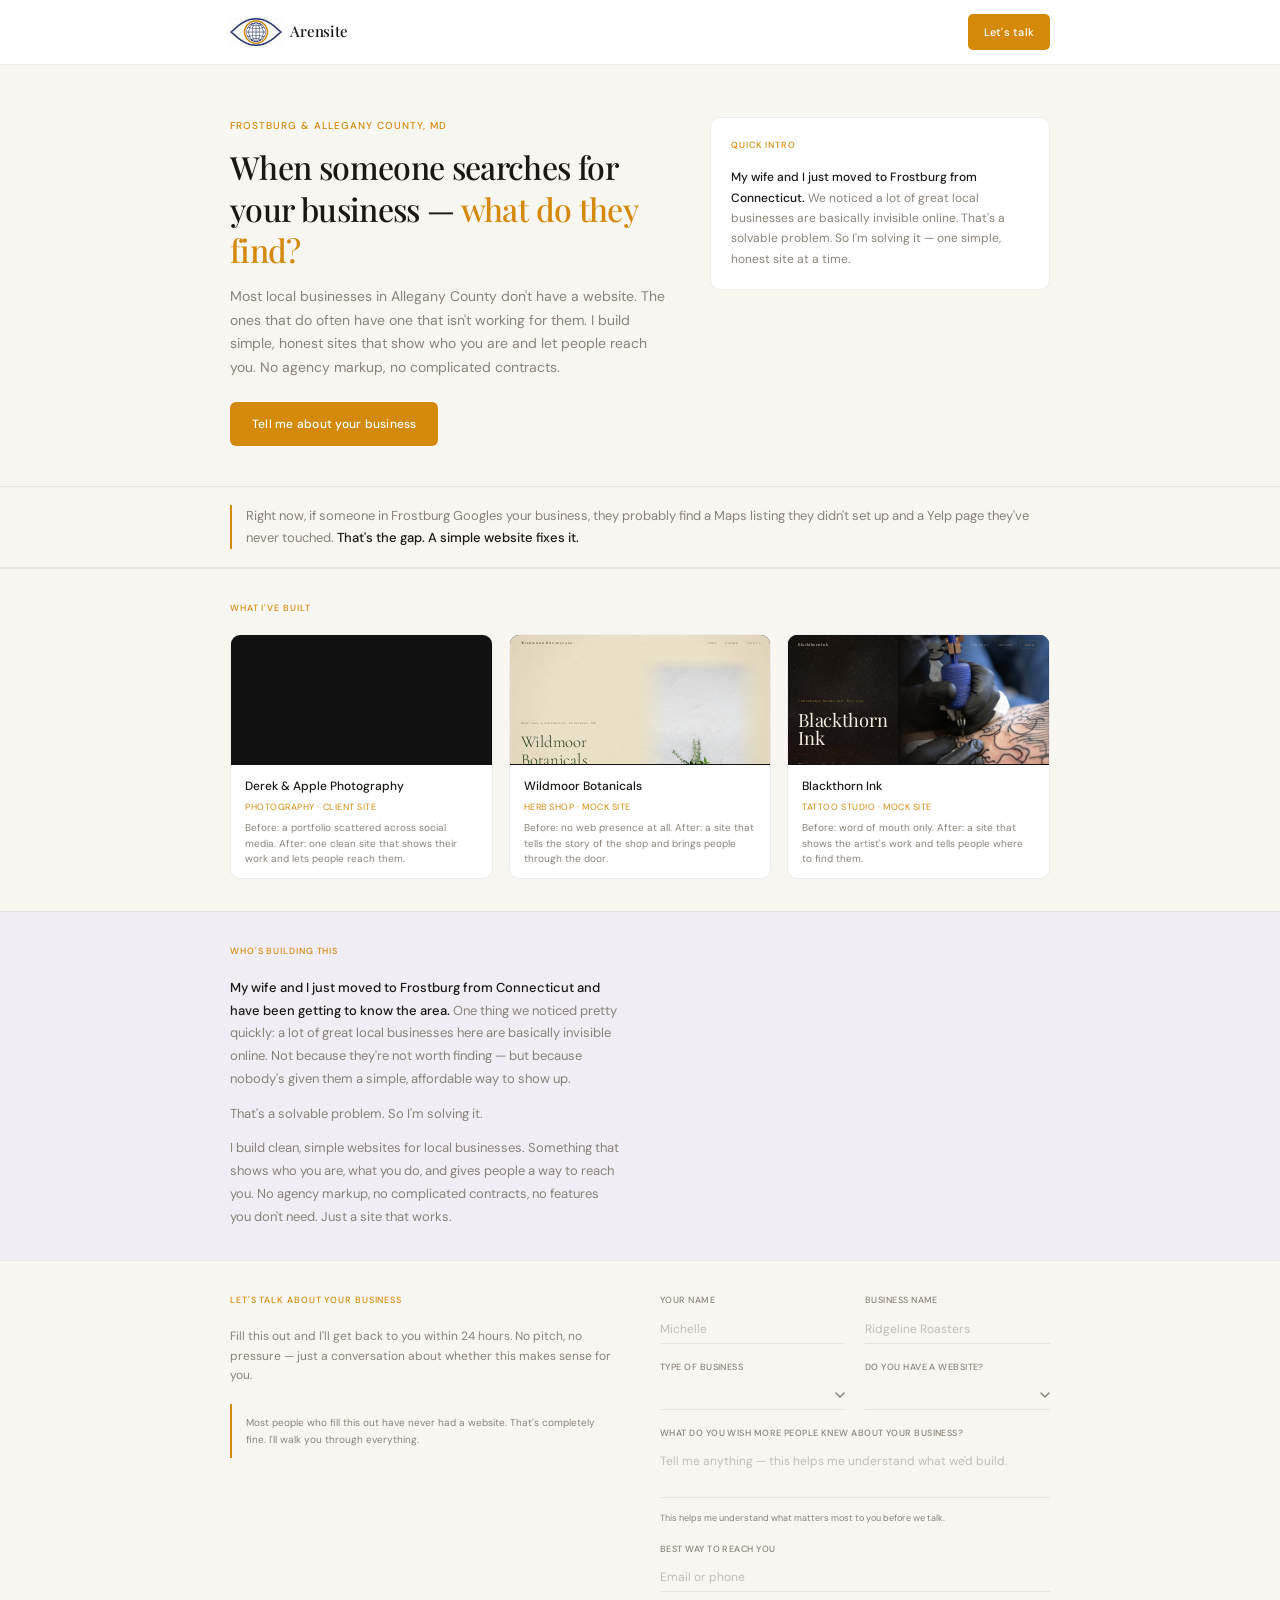
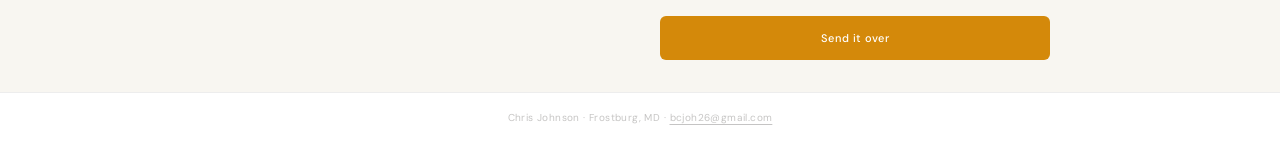
<file: index.html>
<!DOCTYPE html>
<html lang="en">
<head>
  <meta charset="UTF-8">
  <meta name="viewport" content="width=device-width, initial-scale=1.0">
  <title>Arensite — Web Design for Local Businesses</title>
  <meta name="description" content="Simple, honest websites for local businesses in Frostburg and Allegany County, MD. Built by Chris Johnson.">

  <meta property="og:type" content="website">
  <meta property="og:title" content="Arensite — Web Design for Local Businesses">
  <meta property="og:description" content="Most local businesses are invisible online. We fix that honestly.">
  <meta property="og:url" content="https://arensite.pages.dev">

  <link rel="preconnect" href="https://fonts.googleapis.com">
  <link rel="preconnect" href="https://fonts.gstatic.com" crossorigin>
  <link href="https://fonts.googleapis.com/css2?family=Playfair+Display:wght@400;500;600&family=DM+Sans:wght@300;400;500&display=swap" rel="stylesheet">

  <style>
    /* ─── Reset ─────────────────────────────────────────── */
    *, *::before, *::after { box-sizing: border-box; margin: 0; padding: 0; }
    html { scroll-behavior: smooth; }

    /* ─── Tokens ─────────────────────────────────────────── */
    :root {
      --bg:           #F8F6F1;
      --surface:      #FFFFFF;
      --panel:        #F0EDF5;
      --border:       rgba(0,0,0,0.07);
      --accent:       #D4890A;
      --accent2:      rgba(212,137,10,0.09);
      --text:         #1A1714;
      --muted:        #8A8278;
      --hint:         rgba(26,23,20,0.25);
      --max-w:        900px;
    }

    /* ─── Base ─────────────────────────────────────────── */
    body {
      background: var(--bg);
      color: var(--text);
      font-family: 'DM Sans', system-ui, -apple-system, sans-serif;
      font-size: 1rem;
      line-height: 1.7;
      -webkit-font-smoothing: antialiased;
    }

    a { color: var(--accent); text-decoration: none; }
    a:hover { color: #B5720A; }

    /* ─── Skip link ─────────────────────────────────────── */
    .skip-link {
      position: absolute;
      top: -100%;
      left: 1rem;
      background: var(--accent);
      color: #fff;
      padding: 0.5rem 1rem;
      border-radius: 4px;
      font-weight: 500;
      z-index: 999;
    }
    .skip-link:focus { top: 1rem; }

    /* ─── NAV ────────────────────────────────────────────── */
    header {
      position: sticky;
      top: 0;
      z-index: 100;
      background: var(--surface);
      border-bottom: 1px solid var(--border);
    }

    nav {
      max-width: var(--max-w);
      margin: 0 auto;
      padding: 14px clamp(20px, 5vw, 40px);
      display: flex;
      align-items: center;
      justify-content: space-between;
    }

    .logo {
      display: flex;
      align-items: center;
      gap: 8px;
      text-decoration: none;
    }

    .logo-mark {
      width: 52px;
      height: 28px;
      background: var(--accent);
      border-radius: 4px;
      display: flex;
      align-items: center;
      justify-content: center;
      flex-shrink: 0;
    }

    .logo-mark img {
      width: 52px;
      height: 28px;
      border-radius: 0;
      object-fit: contain;
    }

    .logo-name {
      font-family: 'Playfair Display', Georgia, serif;
      font-size: 15px;
      font-weight: 500;
      color: var(--text);
      letter-spacing: -0.01em;
    }

    .nav-cta {
      font-family: 'DM Sans', sans-serif;
      font-size: 11px;
      font-weight: 500;
      padding: 7px 16px;
      min-height: 36px;
      border-radius: 5px;
      background: var(--accent);
      color: #fff;
      border: none;
      cursor: pointer;
      letter-spacing: 0.02em;
      transition: background 0.15s;
      text-decoration: none;
      display: inline-flex;
      align-items: center;
    }
    .nav-cta:hover { background: #B5720A; color: #fff; }
    .nav-cta:focus-visible { outline: 2px solid var(--accent); outline-offset: 3px; }

    /* ─── HERO ─────────────────────────────────────────── */
    .hero {
      max-width: var(--max-w);
      margin: 0 auto;
      padding: clamp(32px,6vw,52px) clamp(20px,5vw,40px) clamp(28px,5vw,40px);
    }

    .hero-inner {
      display: grid;
      grid-template-columns: 1fr;
      gap: 24px;
    }

    @media (min-width: 700px) {
      .hero-inner {
        grid-template-columns: 1fr 340px;
        gap: 40px;
        align-items: start;
      }
    }

    .eyebrow {
      font-size: 10px;
      font-weight: 500;
      color: var(--accent);
      letter-spacing: 0.1em;
      text-transform: uppercase;
      margin-bottom: 12px;
    }

    h1 {
      font-family: 'Playfair Display', Georgia, serif;
      font-size: clamp(22px, 4vw + 10px, 32px);
      font-weight: 500;
      line-height: 1.3;
      color: var(--text);
      letter-spacing: -0.02em;
      margin-bottom: 14px;
    }

    h1 em {
      font-style: normal;
      color: var(--accent);
    }

    .hero-sub {
      font-size: clamp(12px, 1.5vw + 6px, 14px);
      line-height: 1.7;
      color: var(--muted);
      margin-bottom: 22px;
      max-width: 480px;
    }

    .hero-btn {
      display: inline-flex;
      align-items: center;
      font-family: 'DM Sans', sans-serif;
      font-size: clamp(10px, 1.5vw + 5px, 12px);
      font-weight: 500;
      padding: 11px 22px;
      min-height: 44px;
      border-radius: 6px;
      background: var(--accent);
      color: #fff;
      border: none;
      cursor: pointer;
      letter-spacing: 0.02em;
      transition: background 0.15s;
      text-decoration: none;
    }
    .hero-btn:hover { background: #B5720A; color: #fff; }
    .hero-btn:focus-visible { outline: 2px solid var(--accent); outline-offset: 3px; }

    /* desktop quick-intro card */
    .hero-aside {
      background: var(--surface);
      border: 1px solid var(--border);
      border-radius: 10px;
      padding: 20px;
    }

    .hero-aside .section-label {
      font-size: 9px;
      font-weight: 500;
      color: var(--accent);
      letter-spacing: 0.1em;
      text-transform: uppercase;
      margin-bottom: 14px;
      display: block;
    }

    .hero-aside p {
      font-size: 12px;
      line-height: 1.7;
      color: var(--muted);
    }

    .hero-aside p strong { color: var(--text); font-weight: 500; }

    /* ─── TRUTH STRIP ────────────────────────────────────── */
    .truth-strip {
      border-top: 1px solid var(--border);
      border-bottom: 1px solid var(--border);
      background: var(--bg);
    }

    .truth-strip-inner {
      max-width: var(--max-w);
      margin: 0 auto;
      padding: 18px clamp(20px,5vw,40px);
    }

    .truth-block {
      border-left: 2px solid var(--accent);
      padding-left: 14px;
    }

    .truth-block p {
      font-size: clamp(11px, 1.5vw + 5px, 13px);
      line-height: 1.7;
      color: var(--muted);
    }

    .truth-block p strong { color: var(--text); font-weight: 500; }

    /* ─── SECTIONS ───────────────────────────────────────── */
    .section {
      border-top: 1px solid var(--border);
    }

    .section-inner {
      max-width: var(--max-w);
      margin: 0 auto;
      padding: clamp(24px,4vw,32px) clamp(20px,5vw,40px);
    }

    .section-label {
      font-size: 9px;
      font-weight: 500;
      color: var(--accent);
      letter-spacing: 0.1em;
      text-transform: uppercase;
      margin-bottom: 18px;
      display: block;
    }

    h2 {
      font-family: 'Playfair Display', Georgia, serif;
      font-size: clamp(18px, 3vw + 8px, 24px);
      font-weight: 500;
      color: var(--text);
      letter-spacing: -0.02em;
      margin-bottom: 14px;
      line-height: 1.3;
    }

    /* ─── PORTFOLIO CARDS ────────────────────────────────── */
    .portfolio-grid {
      display: grid;
      grid-template-columns: 1fr;
      gap: 14px;
    }

    @media (min-width: 520px) {
      .portfolio-grid {
        grid-template-columns: 1fr 1fr;
      }
    }

    @media (min-width: 760px) {
      .portfolio-grid {
        grid-template-columns: 1fr 1fr 1fr;
        gap: 16px;
      }
    }

    .card {
      display: block;
      background: var(--surface);
      border: 1px solid var(--border);
      border-radius: 10px;
      overflow: hidden;
      transition: box-shadow 0.2s, border-color 0.2s, transform 0.2s;
      text-decoration: none;
      color: inherit;
    }
    .card:hover {
      box-shadow: 0 6px 24px rgba(212,137,10,0.13);
      border-color: rgba(212,137,10,0.25);
      transform: translateY(-2px);
    }
    .card:focus-visible {
      outline: 2px solid var(--accent);
      outline-offset: 2px;
    }

    /* iframe preview panel */
    .card-preview {
      height: 130px;
      position: relative;
      overflow: hidden;
      border-bottom: 1px solid var(--border);
      background: #111;
    }

    .card-preview iframe {
      position: absolute;
      top: 0;
      left: 0;
      width: 455%;
      height: 900px;
      border: none;
      transform: scale(0.22);
      transform-origin: top left;
      pointer-events: none;
    }

    /* "View site" overlay on hover */
    .card-preview-overlay {
      position: absolute;
      inset: 0;
      background: rgba(0,0,0,0);
      display: flex;
      align-items: flex-end;
      justify-content: flex-end;
      padding: 8px;
      transition: background 0.2s;
    }
    .card:hover .card-preview-overlay {
      background: rgba(0,0,0,0.18);
    }
    .card-preview-label {
      font-size: 9px;
      font-weight: 500;
      letter-spacing: 0.06em;
      color: #fff;
      background: var(--accent);
      padding: 3px 8px;
      border-radius: 3px;
      opacity: 0;
      transform: translateY(4px);
      transition: opacity 0.2s, transform 0.2s;
    }
    .card:hover .card-preview-label {
      opacity: 1;
      transform: translateY(0);
    }

    .card-body { padding: 11px 14px; }

    .card-name {
      font-size: 12px;
      font-weight: 500;
      color: var(--text);
      margin-bottom: 3px;
    }

    .card-type {
      font-size: 9px;
      color: var(--accent);
      letter-spacing: 0.06em;
      text-transform: uppercase;
      margin-bottom: 5px;
    }

    .card-desc {
      font-size: 10px;
      line-height: 1.55;
      color: var(--muted);
    }

    /* ─── ABOUT ──────────────────────────────────────────── */
    .about-section {
      border-top: 1px solid var(--border);
      background: var(--panel);
    }

    .about-section .section-inner {
      display: grid;
      grid-template-columns: 1fr;
      gap: 24px;
    }

    @media (min-width: 700px) {
      .about-section .section-inner {
        grid-template-columns: 1fr 1fr;
        gap: 40px;
        align-items: start;
      }
    }

    .about-text {
      font-size: clamp(11px, 1.5vw + 5px, 13px);
      line-height: 1.75;
      color: var(--muted);
    }
    .about-text strong { color: var(--text); font-weight: 500; }
    .about-text p + p { margin-top: 12px; }

    /* ─── CONTACT ────────────────────────────────────────── */
    .contact-section {
      border-top: 1px solid var(--border);
    }

    .contact-section .section-inner {
      display: grid;
      grid-template-columns: 1fr;
      gap: 28px;
    }

    @media (min-width: 700px) {
      .contact-section .section-inner {
        grid-template-columns: 1fr 1fr;
        gap: 40px;
        align-items: start;
      }
    }

    .contact-intro p {
      font-size: 12px;
      color: var(--muted);
      line-height: 1.65;
      margin-bottom: 18px;
    }

    .contact-note {
      background: var(--bg);
      border-left: 2px solid var(--accent);
      padding: 10px 14px;
      border-radius: 0 6px 6px 0;
    }
    .contact-note p {
      font-size: 10px !important;
      line-height: 1.7;
      color: var(--muted);
      margin-bottom: 0 !important;
    }

    /* ─── FORM ───────────────────────────────────────────── */
    .form {
      display: grid;
      gap: 0;
    }

    .form-2col {
      display: grid;
      grid-template-columns: 1fr 1fr;
      gap: 0 20px;
    }

    .field {
      margin-bottom: 16px;
    }

    .field label {
      display: block;
      font-size: 9px;
      font-weight: 500;
      color: var(--muted);
      letter-spacing: 0.05em;
      text-transform: uppercase;
      margin-bottom: 5px;
    }

    .field input,
    .field select,
    .field textarea {
      width: 100%;
      background: transparent;
      border: none;
      border-bottom: 1px solid var(--border);
      padding: 6px 0;
      font-size: 12px;
      color: var(--text);
      font-family: 'DM Sans', sans-serif;
      outline: none;
      transition: border-color 0.15s;
      -webkit-appearance: none;
      appearance: none;
    }

    .field select {
      background-image: url("data:image/svg+xml,%3Csvg xmlns='http://www.w3.org/2000/svg' width='10' height='7' viewBox='0 0 10 7'%3E%3Cpath d='M1 1l4 4 4-4' stroke='%238A8278' stroke-width='1.5' fill='none' stroke-linecap='round'/%3E%3C/svg%3E");
      background-repeat: no-repeat;
      background-position: right 0 center;
      padding-right: 16px;
    }

    .field textarea {
      resize: none;
      height: 52px;
      line-height: 1.5;
    }

    .field input:focus-visible,
    .field select:focus-visible,
    .field textarea:focus-visible {
      outline: none;
      border-bottom-color: var(--accent);
    }

    .field input::placeholder,
    .field textarea::placeholder {
      color: var(--hint);
    }

    .field-note {
      font-size: 9px;
      color: var(--muted);
      margin-top: 4px;
    }

    .submit-btn {
      width: 100%;
      background: var(--accent);
      color: #fff;
      border: none;
      padding: 12px;
      min-height: 44px;
      border-radius: 6px;
      font-size: 11px;
      font-weight: 500;
      cursor: pointer;
      letter-spacing: 0.03em;
      font-family: 'DM Sans', sans-serif;
      margin-top: 8px;
      transition: background 0.15s;
    }
    .submit-btn:hover { background: #B5720A; }
    .submit-btn:focus-visible { outline: 2px solid var(--accent); outline-offset: 3px; }
    .submit-btn:disabled { opacity: 0.6; cursor: not-allowed; }

    .form-success {
      display: none;
      background: var(--surface);
      border: 1px solid var(--border);
      border-left: 2px solid var(--accent);
      border-radius: 0 8px 8px 0;
      padding: 16px;
      font-size: 13px;
      color: var(--text);
      line-height: 1.6;
    }

    .form-error {
      display: none;
      color: #C0392B;
      font-size: 11px;
      margin-top: 8px;
    }

    /* ─── FOOTER ─────────────────────────────────────────── */
    footer {
      border-top: 1px solid var(--border);
      background: var(--surface);
    }

    footer .section-inner {
      text-align: center;
      padding-top: 16px;
      padding-bottom: 16px;
    }

    .footer-text {
      font-size: 10px;
      color: var(--hint);
      letter-spacing: 0.04em;
    }

    .footer-text a {
      color: var(--hint);
      text-decoration: underline;
      text-underline-offset: 3px;
    }
    .footer-text a:hover { color: var(--muted); }

    /* ─── Focus ──────────────────────────────────────────── */
    :focus-visible { outline: 2px solid var(--accent); outline-offset: 2px; }

    /* ─── Reduced motion ─────────────────────────────────── */
    @media (prefers-reduced-motion: reduce) {
      *, *::before, *::after {
        animation-duration: 0.01ms !important;
        transition-duration: 0.01ms !important;
      }
    }
  </style>
</head>
<body>

  <a href="#main" class="skip-link">Skip to main content</a>

  <!-- NAV -->
  <header>
    <nav aria-label="Main navigation">
      <a href="#hero" class="logo" aria-label="Arensite — home">
        <div class="logo-mark" id="logo-mark">
          <!-- replaced by img if logo.png exists -->
          <svg width="14" height="14" viewBox="0 0 12 12" fill="none" aria-hidden="true">
            <circle cx="6" cy="6" r="4" stroke="#fff" stroke-width="1.5"/>
            <circle cx="6" cy="6" r="1.5" fill="#fff"/>
          </svg>
        </div>
        <span class="logo-name">Arensite</span>
      </a>
      <a href="#contact" class="nav-cta">Let's talk</a>
    </nav>
  </header>

  <main id="main">

    <!-- HERO -->
    <section id="hero" aria-labelledby="hero-heading">
      <div class="hero">
        <div class="hero-inner">
          <div>
            <div class="eyebrow">Frostburg &amp; Allegany County, MD</div>
            <h1 id="hero-heading">When someone searches for your business — <em>what do they find?</em></h1>
            <p class="hero-sub">Most local businesses in Allegany County don't have a website. The ones that do often have one that isn't working for them. I build simple, honest sites that show who you are and let people reach you. No agency markup, no complicated contracts.</p>
            <a href="#contact" class="hero-btn">Tell me about your business</a>
          </div>
          <aside class="hero-aside" aria-label="Quick intro">
            <span class="section-label">Quick intro</span>
            <p><strong>My wife and I just moved to Frostburg from Connecticut.</strong> We noticed a lot of great local businesses are basically invisible online. That's a solvable problem. So I'm solving it — one simple, honest site at a time.</p>
          </aside>
        </div>
      </div>
    </section>

    <!-- TRUTH STRIP -->
    <div class="truth-strip" role="note">
      <div class="truth-strip-inner">
        <div class="truth-block">
          <p>Right now, if someone in Frostburg Googles your business, they probably find a Maps listing they didn't set up and a Yelp page they've never touched. <strong>That's the gap. A simple website fixes it.</strong></p>
        </div>
      </div>
    </div>

    <!-- WORK -->
    <section id="work" class="section" aria-labelledby="work-heading">
      <div class="section-inner">
        <span class="section-label">What I've built</span>
        <div class="portfolio-grid">

          <!-- Derek & Apple Photography (real client) -->
          <a class="card" href="https://derekandapple.com" target="_blank" rel="noopener" aria-label="Visit Derek and Apple Photography — opens in new tab">
            <div class="card-preview">
              <iframe src="https://derekandapple.com" title="Derek and Apple Photography" loading="lazy" tabindex="-1" aria-hidden="true"></iframe>
              <div class="card-preview-overlay">
                <span class="card-preview-label">View site →</span>
              </div>
            </div>
            <div class="card-body">
              <div class="card-name">Derek &amp; Apple Photography</div>
              <div class="card-type">Photography &middot; Client site</div>
              <div class="card-desc">Before: a portfolio scattered across social media. After: one clean site that shows their work and lets people reach them.</div>
            </div>
          </a>

          <!-- Wildmoor Botanicals (mock) -->
          <a class="card" href="/mock-sites/nettle-patch/" target="_blank" rel="noopener" aria-label="Visit Wildmoor Botanicals mock site — opens in new tab">
            <div class="card-preview">
              <iframe src="/mock-sites/nettle-patch/" title="Wildmoor Botanicals" loading="lazy" tabindex="-1" aria-hidden="true"></iframe>
              <div class="card-preview-overlay">
                <span class="card-preview-label">View site →</span>
              </div>
            </div>
            <div class="card-body">
              <div class="card-name">Wildmoor Botanicals</div>
              <div class="card-type">Herb shop &middot; Mock site</div>
              <div class="card-desc">Before: no web presence at all. After: a site that tells the story of the shop and brings people through the door.</div>
            </div>
          </a>

          <!-- Blackthorn Ink (mock) -->
          <a class="card" href="/mock-sites/independent-ink/" target="_blank" rel="noopener" aria-label="Visit Blackthorn Ink mock site — opens in new tab">
            <div class="card-preview">
              <iframe src="/mock-sites/independent-ink/" title="Blackthorn Ink" loading="lazy" tabindex="-1" aria-hidden="true"></iframe>
              <div class="card-preview-overlay">
                <span class="card-preview-label">View site →</span>
              </div>
            </div>
            <div class="card-body">
              <div class="card-name">Blackthorn Ink</div>
              <div class="card-type">Tattoo studio &middot; Mock site</div>
              <div class="card-desc">Before: word of mouth only. After: a site that shows the artist's work and tells people where to find them.</div>
            </div>
          </a>

        </div>
      </div>
    </section>

    <!-- ABOUT -->
    <section id="about" class="about-section" aria-labelledby="about-heading">
      <div class="section-inner">
        <div>
          <span class="section-label">Who's building this</span>
          <div class="about-text">
            <p><strong>My wife and I just moved to Frostburg from Connecticut and have been getting to know the area.</strong> One thing we noticed pretty quickly: a lot of great local businesses here are basically invisible online. Not because they're not worth finding — but because nobody's given them a simple, affordable way to show up.</p>
            <p>That's a solvable problem. So I'm solving it.</p>
            <p>I build clean, simple websites for local businesses. Something that shows who you are, what you do, and gives people a way to reach you. No agency markup, no complicated contracts, no features you don't need. Just a site that works.</p>
          </div>
        </div>
        <div></div>
      </div>
    </section>

    <!-- CONTACT -->
    <section id="contact" class="contact-section" aria-labelledby="contact-heading">
      <div class="section-inner">

        <div class="contact-intro">
          <span class="section-label">Let's talk about your business</span>
          <p>Fill this out and I'll get back to you within 24 hours. No pitch, no pressure — just a conversation about whether this makes sense for you.</p>
          <div class="contact-note">
            <p>Most people who fill this out have never had a website. That's completely fine. I'll walk you through everything.</p>
          </div>
        </div>

        <div>
          <div id="form-success" class="form-success" role="alert" aria-live="polite">
            Got it. I'll be in touch within 24 hours. — Chris
          </div>

          <form id="contact-form" class="form" novalidate>
            <div class="form-2col">
              <div class="field">
                <label for="field-name">Your name</label>
                <input type="text" id="field-name" name="name" placeholder="Michelle" autocomplete="name" required>
              </div>
              <div class="field">
                <label for="field-business-name">Business name</label>
                <input type="text" id="field-business-name" name="businessName" placeholder="Ridgeline Roasters" autocomplete="organization" required>
              </div>
              <div class="field">
                <label for="field-business-type">Type of business</label>
                <select id="field-business-type" name="businessType" autocomplete="off" required>
                  <option value="" disabled selected></option>
                  <option value="Restaurant / food &amp; drink">Restaurant / food &amp; drink</option>
                  <option value="Salon / beauty">Salon / beauty</option>
                  <option value="Retail shop">Retail shop</option>
                  <option value="Contractor / trades">Contractor / trades</option>
                  <option value="Health &amp; wellness">Health &amp; wellness</option>
                  <option value="Professional services">Professional services</option>
                  <option value="Arts / photography / creative">Arts / photography / creative</option>
                  <option value="Tattoo / piercing studio">Tattoo / piercing studio</option>
                  <option value="Other">Other</option>
                </select>
              </div>
              <div class="field">
                <label for="field-has-website">Do you have a website?</label>
                <select id="field-has-website" name="hasWebsite" autocomplete="off" required>
                  <option value="" disabled selected></option>
                  <option value="yes">Yes</option>
                  <option value="no">No</option>
                  <option value="needs-work">Needs work</option>
                </select>
              </div>
            </div>
            <div class="field">
              <label for="field-wish">What do you wish more people knew about your business?</label>
              <textarea id="field-wish" name="wishPeopleKnew" placeholder="Tell me anything — this helps me understand what we'd build." autocomplete="off" required></textarea>
              <p class="field-note">This helps me understand what matters most to you before we talk.</p>
            </div>
            <div class="field">
              <label for="field-contact">Best way to reach you</label>
              <input type="text" id="field-contact" name="contact" placeholder="Email or phone" autocomplete="email" required>
            </div>
            <button type="submit" class="submit-btn" id="submit-btn">Send it over</button>
            <p id="form-error" class="form-error" role="alert" aria-live="polite"></p>
          </form>
        </div>

      </div>
    </section>

  </main>

  <!-- FOOTER -->
  <footer>
    <div class="section-inner">
      <p class="footer-text">Chris Johnson &middot; Frostburg, MD &middot; <a href="mailto:bcjoh26@gmail.com">bcjoh26@gmail.com</a></p>
    </div>
  </footer>

  <script>
    (function () {
      // swap logo mark for real image if assets/logo.png loads
      var logoImg = new Image();
      logoImg.onload = function () {
        var mark = document.getElementById('logo-mark');
        if (mark) {
          mark.innerHTML = '';
          mark.style.background = 'transparent';
          var img = document.createElement('img');
          img.src = '/assets/logo.png';
          img.alt = '';
          img.width = 28;
          img.height = 28;
          mark.appendChild(img);
        }
      };
      logoImg.src = '/assets/logo.png';

      // form
      var form      = document.getElementById('contact-form');
      var success   = document.getElementById('form-success');
      var errorEl   = document.getElementById('form-error');
      var submitBtn = document.getElementById('submit-btn');

      form.addEventListener('submit', async function (e) {
        e.preventDefault();
        errorEl.style.display = 'none';

        var fields = ['name','businessName','businessType','hasWebsite','wishPeopleKnew','contact'];
        for (var i = 0; i < fields.length; i++) {
          var el = form.elements[fields[i]];
          if (!el.value.trim()) {
            el.focus();
            errorEl.textContent = 'Please fill out all fields before sending.';
            errorEl.style.display = 'block';
            return;
          }
        }

        var data = {
          name:           document.getElementById('field-name').value.trim(),
          businessName:   document.getElementById('field-business-name').value.trim(),
          businessType:   document.getElementById('field-business-type').value.trim(),
          hasWebsite:     document.getElementById('field-has-website').value,
          wishPeopleKnew: document.getElementById('field-wish').value.trim(),
          contact:        document.getElementById('field-contact').value.trim()
        };

        submitBtn.disabled    = true;
        submitBtn.textContent = 'Sending...';

        try {
          var res = await fetch('/submit', {
            method:  'POST',
            headers: { 'Content-Type': 'application/json' },
            body:    JSON.stringify(data)
          });
          if (!res.ok) throw new Error('server error');
          form.style.display    = 'none';
          success.style.display = 'block';
          success.scrollIntoView({ behavior: 'smooth', block: 'nearest' });
        } catch (_) {
          submitBtn.disabled    = false;
          submitBtn.textContent = 'Send it over';
          errorEl.textContent   = 'Something went wrong. Email me directly at bcjoh26@gmail.com.';
          errorEl.style.display = 'block';
        }
      });
    })();
  </script>

</body>
</html>
</file>
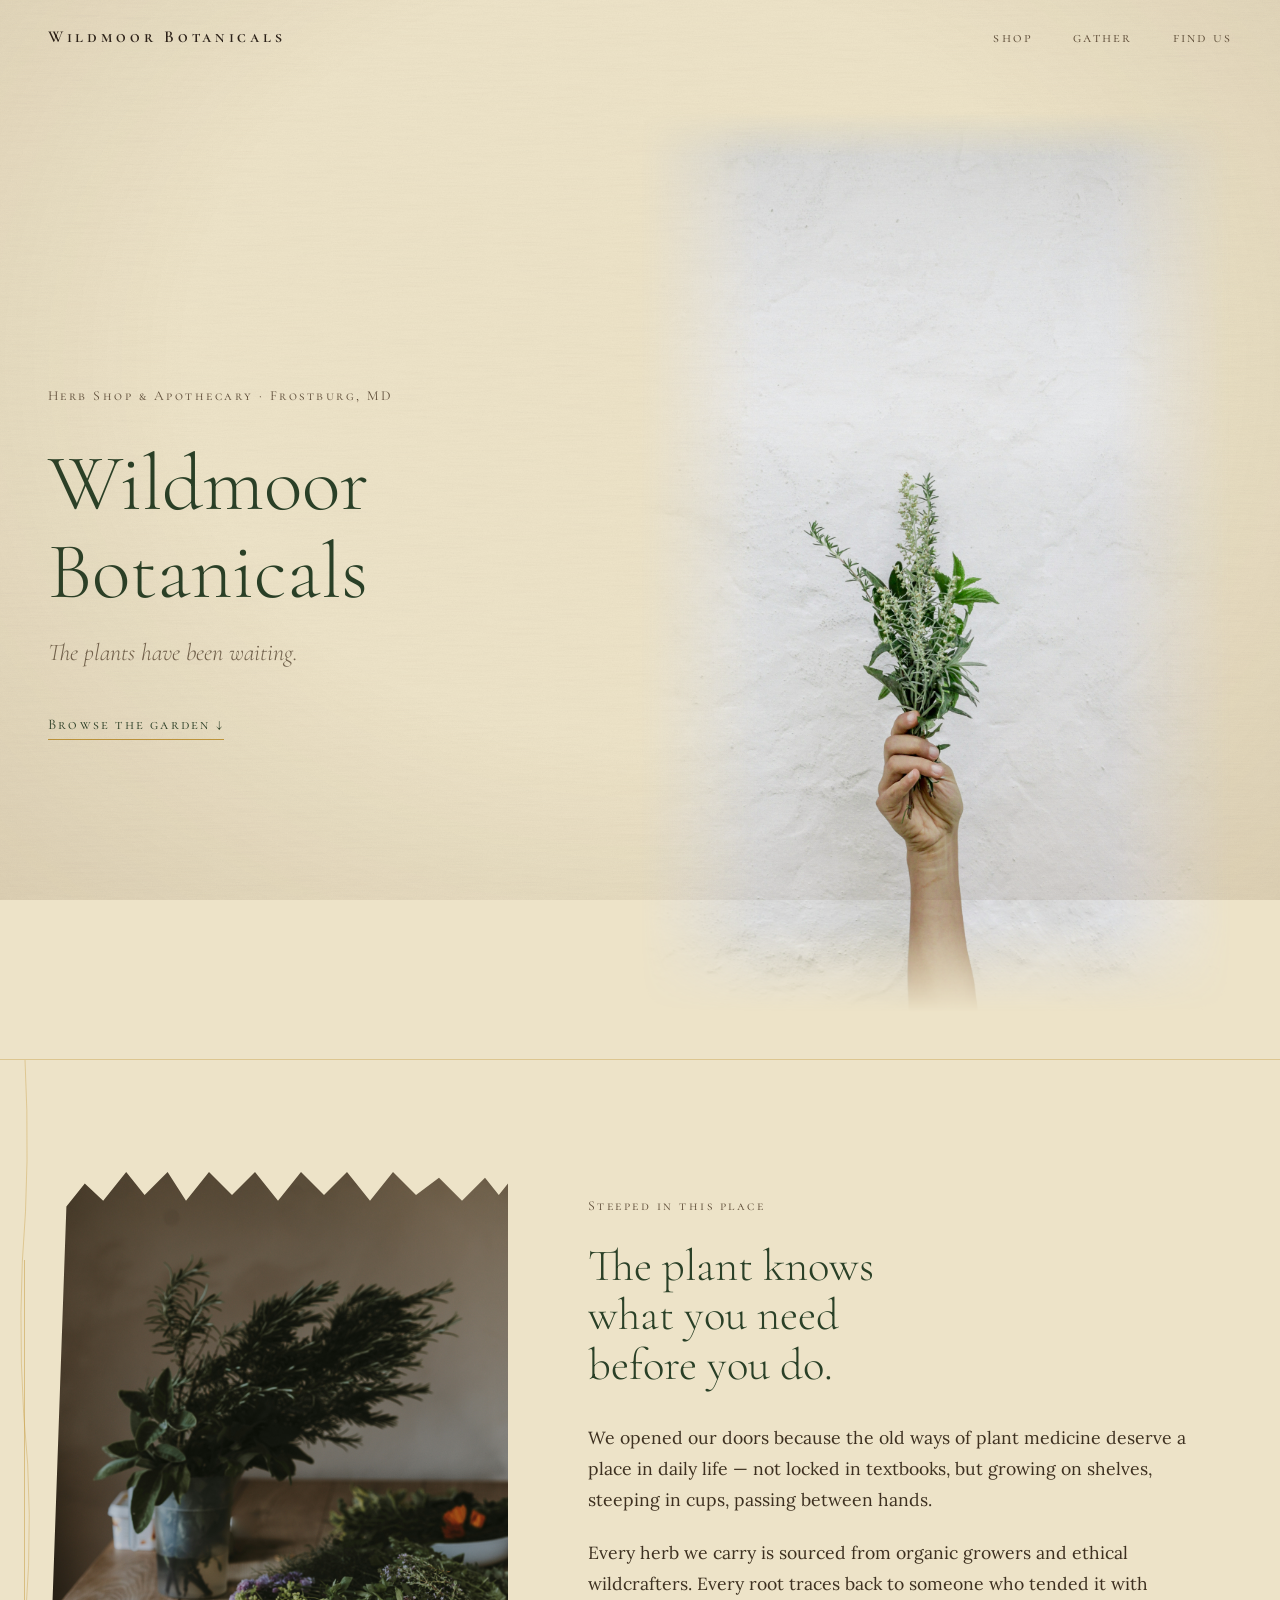
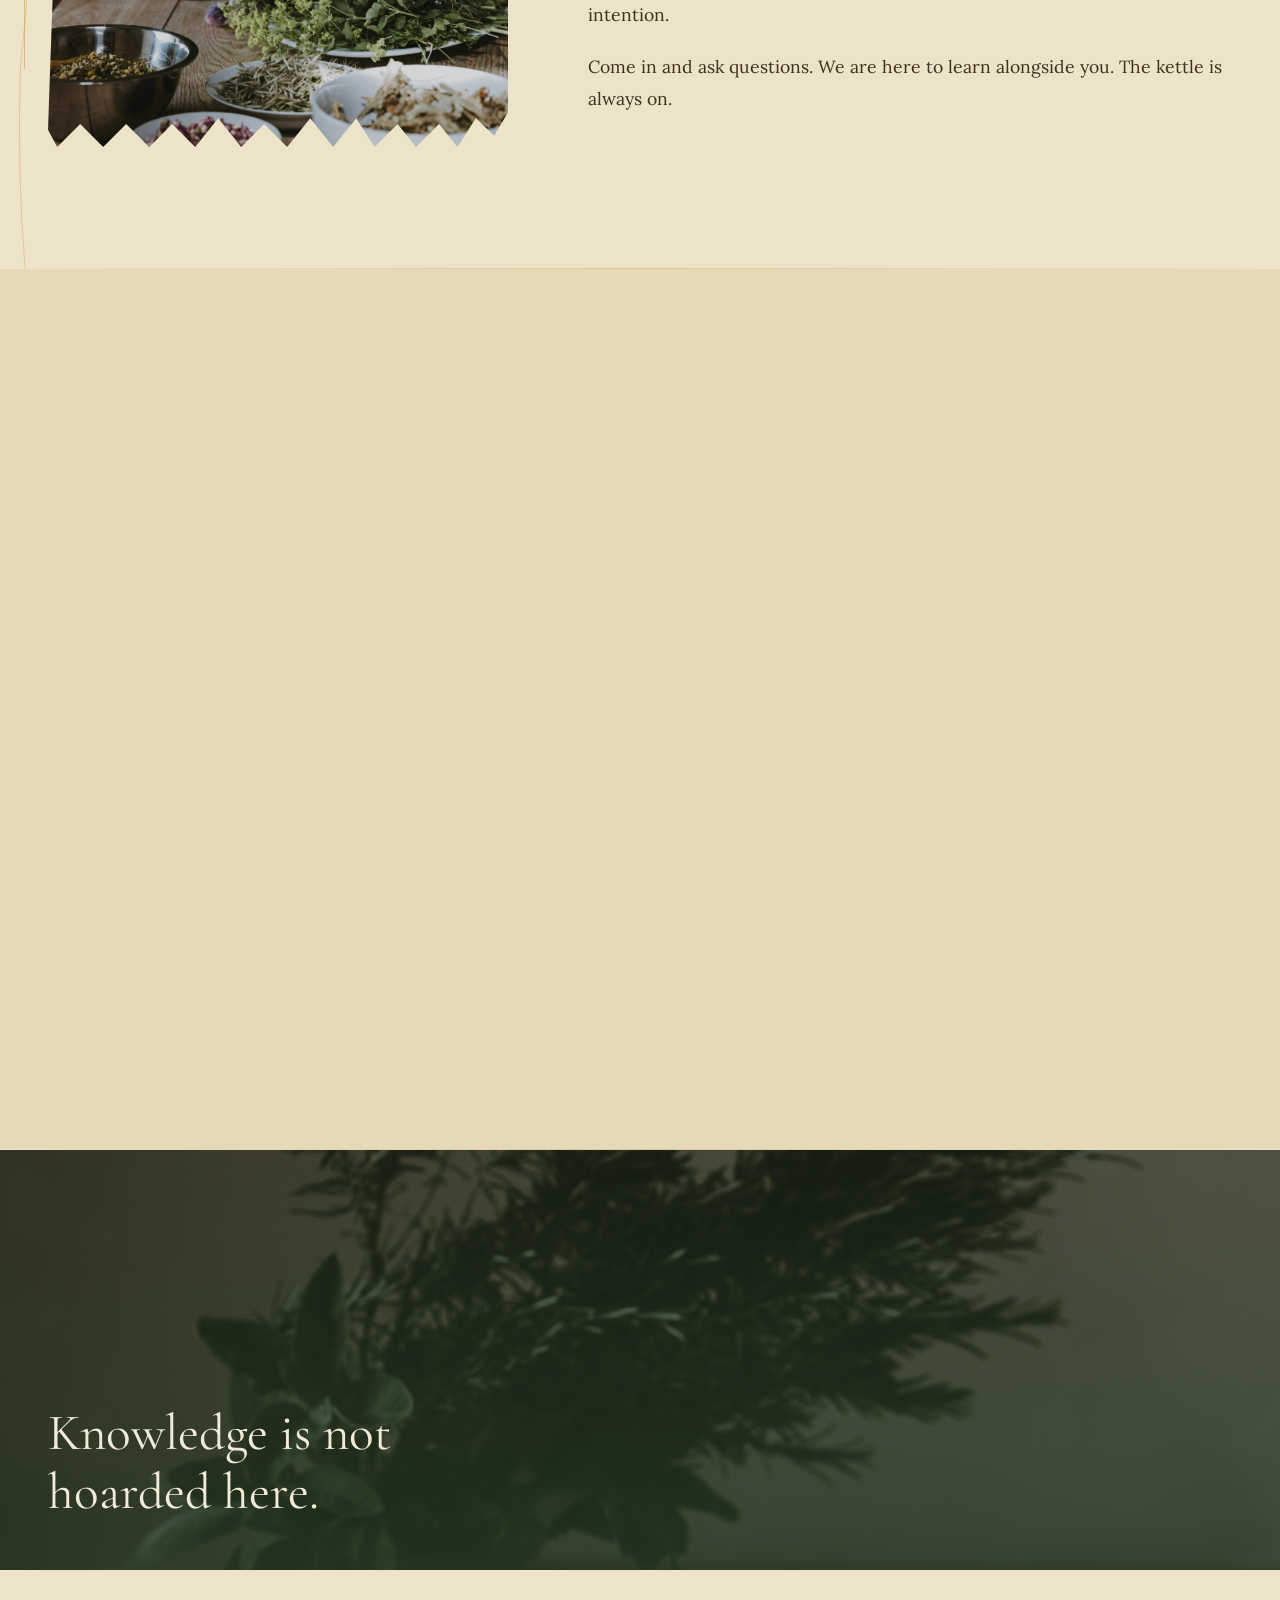
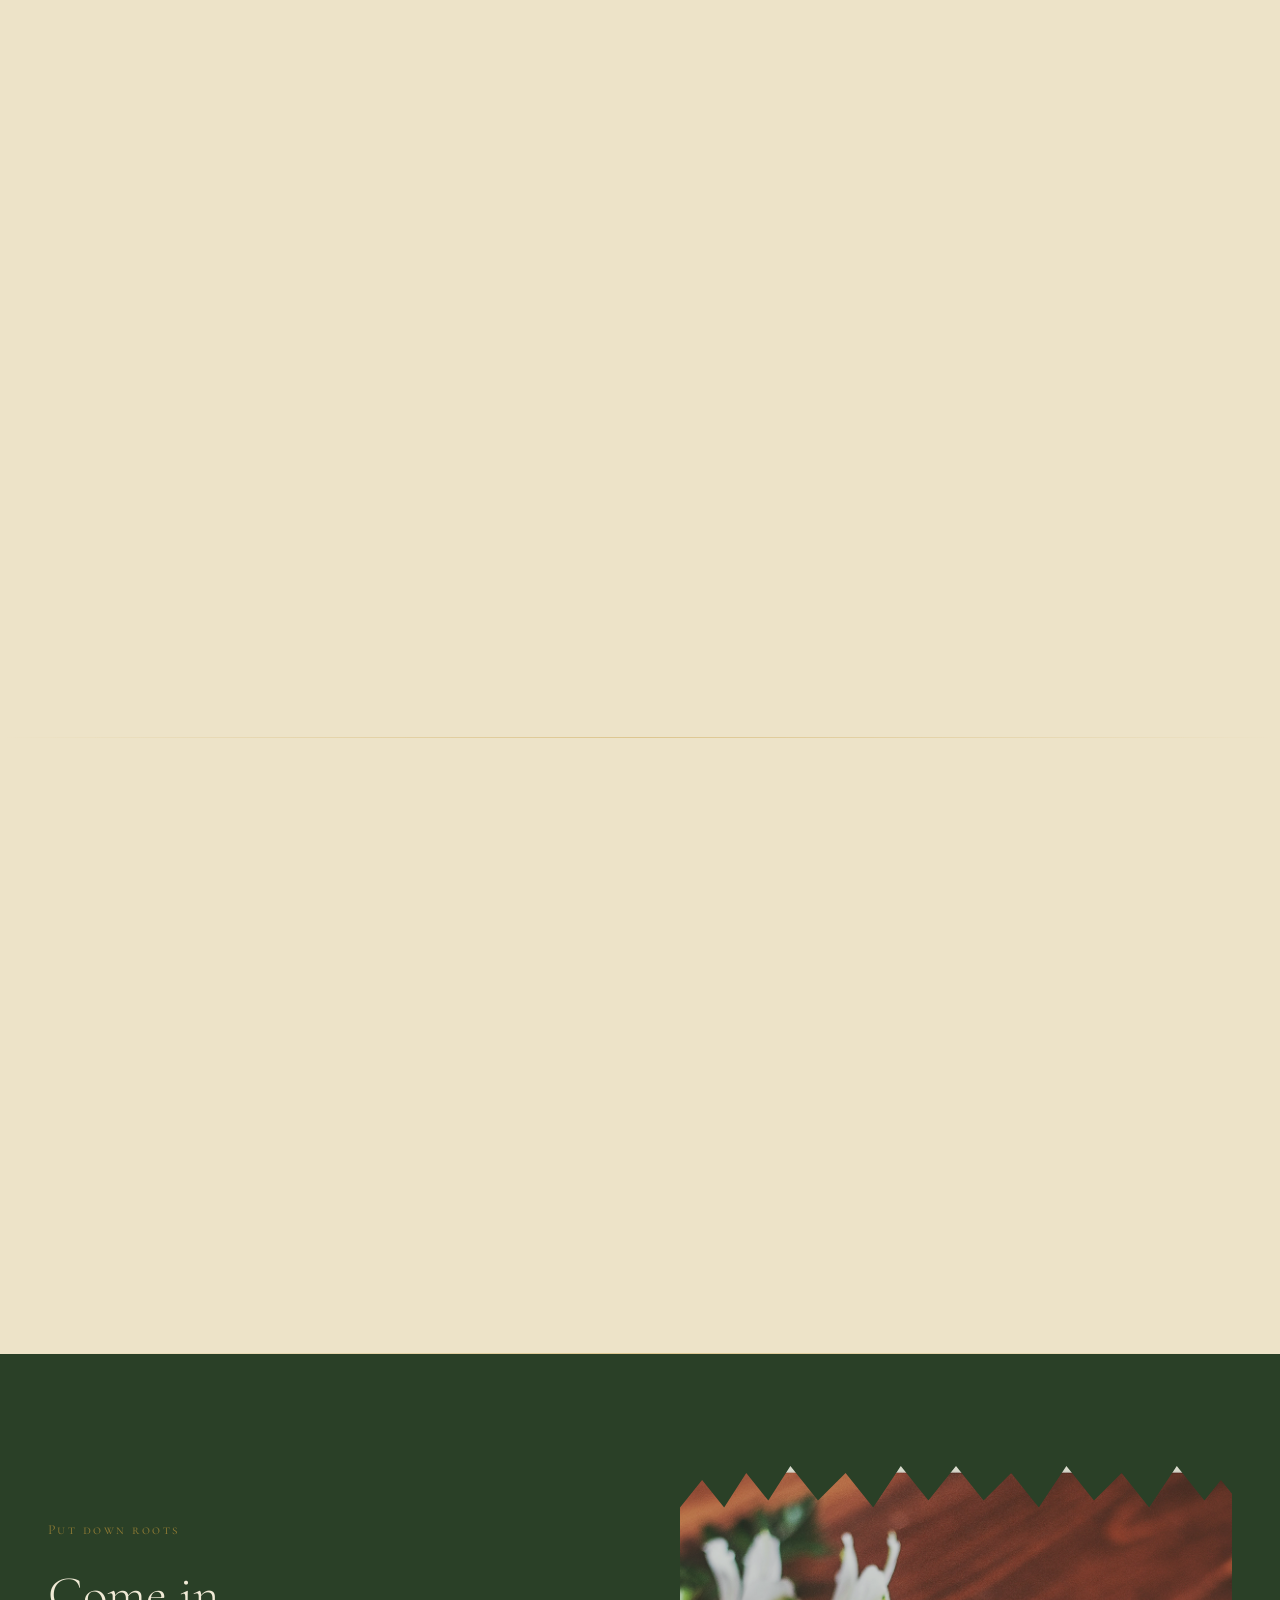
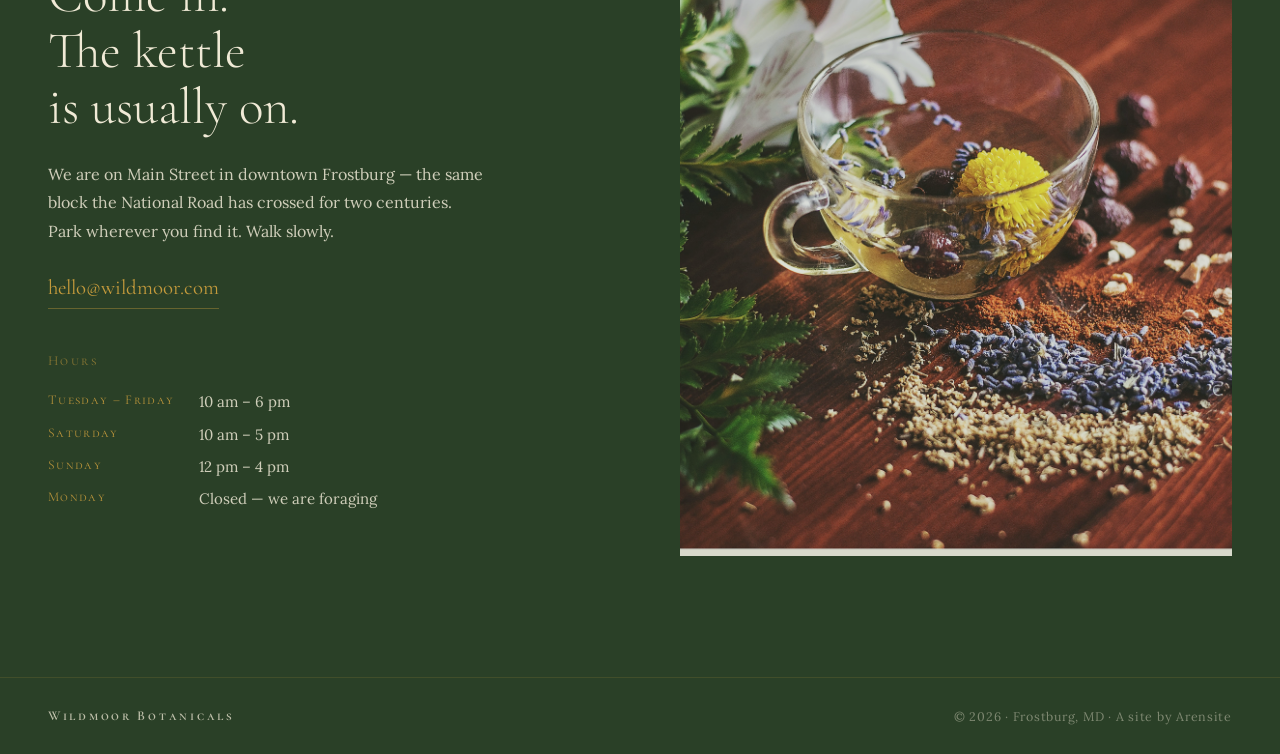
<file: mock-sites/nettle-patch/index.html>
<!DOCTYPE html>
<html lang="en">
<head>
<meta charset="UTF-8">
<meta name="viewport" content="width=device-width, initial-scale=1.0">
<title>Wildmoor Botanicals — Herb Shop & Apothecary · Frostburg, MD</title>
<link href="https://fonts.googleapis.com/css2?family=Cormorant+Garamond:ital,wght@0,300;0,400;0,600;1,300;1,400;1,600&family=Lora:ital,wght@0,400;0,600;1,400&display=swap" rel="stylesheet">
<style>
:root {
  --ground:    #EDE3C8;
  --green-deep:#2A4027;
  --green-mid: #4A6B45;
  --brown:     #6B4226;
  --gold:      #C49A3C;
  --sage:      #8A9E7A;
  --heading:   #2A2018;
  --body:      #3D3020;
  --muted:     #5E4D38;
  --font-d: 'Cormorant Garamond', Georgia, serif;
  --font-b: 'Lora', Georgia, serif;
}
*, *::before, *::after { box-sizing: border-box; margin: 0; padding: 0; }
html { scroll-behavior: smooth; }
body {
  background-color: var(--ground);
  color: var(--body);
  font-family: var(--font-b);
  font-size: clamp(1rem, 1.4vw + 0.3rem, 1.1rem);
  line-height: 1.78;
  overflow-x: hidden;
}
a { color: inherit; text-decoration: none; }
h1,h2,h3 { font-family: var(--font-d); font-weight: 300; line-height: 1.1; color: var(--heading); }

/* grain handled via inline SVG overlays */
.label {
  font-family: var(--font-d); font-variant: small-caps; letter-spacing: 0.18em;
  font-size: 0.86rem; color: var(--muted); display: block;
}
nav {
  position: fixed; top: 0; left: 0; right: 0; z-index: 200;
  padding: 1.4rem 3rem; display: flex; justify-content: space-between; align-items: center;
  transition: background 0.4s ease, backdrop-filter 0.4s ease;
}
nav.scrolled {
  background: rgba(240,234,214,0.92); backdrop-filter: blur(8px);
  box-shadow: 0 1px 0 rgba(196,154,60,0.2);
}
.nav-mark {
  font-family: var(--font-d); font-variant: small-caps; font-size: 1.05rem;
  letter-spacing: 0.22em; font-weight: 600; color: var(--heading);
}
.nav-links { display: flex; gap: 2.5rem; }
.nav-links a {
  font-family: var(--font-d); font-variant: small-caps; font-size: 0.92rem;
  letter-spacing: 0.15em; color: var(--muted); transition: color 0.3s;
}
.nav-links a:hover { color: var(--heading); }

/* HERO */
.hero {
  min-height: 100vh; display: grid;
  grid-template-columns: 1fr 1fr;
  align-items: center;
  padding: 7rem 3rem 3rem;
  position: relative; overflow: hidden;
}
.hero-text { padding-right: 3rem; }
.hero-label { margin-bottom: 2rem; }
.hero-wordmark {
  font-size: clamp(2.8rem, 5vw + 1rem, 5.5rem);
  font-weight: 300; color: var(--green-deep);
  margin-bottom: 1rem;
  opacity: 0; transform: translateY(14px);
  transition: opacity 1s ease 0.5s, transform 1s ease 0.5s;
}
body.loaded .hero-wordmark { opacity: 1; transform: translateY(0); }
.hero-tagline {
  font-family: var(--font-d); font-style: italic; font-weight: 300;
  font-size: clamp(1.1rem, 2vw, 1.5rem); color: var(--muted);
  margin-bottom: 2rem;
  opacity: 0; transition: opacity 1s ease 0.9s;
}
body.loaded .hero-tagline { opacity: 0.85; }
.hero-cta {
  display: inline-block; font-family: var(--font-d); font-variant: small-caps;
  letter-spacing: 0.15em; font-size: 0.92rem; color: var(--green-deep);
  border-bottom: 1px solid var(--gold); padding-bottom: 0.15rem;
  opacity: 0; transition: opacity 1s ease 1.2s;
}
body.loaded .hero-cta { opacity: 1; }

.hero-image-col {
  position: relative; height: 100vh;
  opacity: 0; transform: translateX(20px);
  transition: opacity 1.2s ease 0.3s, transform 1.2s ease 0.3s;
}
body.loaded .hero-image-col { opacity: 1; transform: translateX(0); }
.hero-photo {
  width: 100%; height: 100%; object-fit: cover;
  object-position: center top;
  mask-image: linear-gradient(to right, transparent 0%, black 20%, black 80%, transparent 100%),
              linear-gradient(to bottom, transparent 0%, black 5%, black 90%, transparent 100%);
  mask-composite: intersect;
  -webkit-mask-image: linear-gradient(to right, transparent 0%, black 20%, black 80%, transparent 100%),
                      linear-gradient(to bottom, transparent 0%, black 5%, black 90%, transparent 100%);
  -webkit-mask-composite: destination-in;
}

.hero-rule { position: absolute; bottom: 0; left: 0; right: 0; height: 1px; background: var(--gold); opacity: 0.4; }

/* ABOUT */
.about-wrap { position: relative; padding: 7rem 3rem; }
.about-grid {
  max-width: 1200px; margin: 0 auto;
  display: grid; grid-template-columns: 5fr 7fr;
  gap: 5rem; align-items: center;
}
.about-photo-col { position: relative; }
.about-photo {
  width: 100%; aspect-ratio: 4/5; object-fit: cover;
  clip-path: polygon(
    4% 6%, 8% 2%, 12% 5%, 17% 0%, 21% 4%, 26% 0%,
    30% 5%, 35% 0%, 40% 4%, 45% 0%, 50% 5%, 55% 0%,
    60% 4%, 65% 0%, 70% 5%, 75% 0%, 80% 4%, 85% 1%,
    90% 5%, 95% 1%, 98% 4%, 100% 2%,
    100% 94%, 97% 98%, 93% 95%, 89% 100%, 85% 96%,
    80% 100%, 76% 96%, 71% 100%, 67% 95%, 62% 100%,
    57% 95%, 52% 100%, 47% 96%, 42% 100%, 37% 95%,
    32% 100%, 27% 96%, 22% 100%, 17% 96%, 12% 100%,
    7% 96%, 2% 100%, 0% 97%
  );
}
.about-gold-rule {
  position: absolute; left: -1.5rem; top: 15%; bottom: 15%;
  width: 1px; background: var(--gold); opacity: 0.5;
}
.about-content { padding-left: 1rem; }
.about-headline {
  font-size: clamp(1.8rem, 3vw + 0.5rem, 2.8rem);
  color: var(--green-deep); margin-bottom: 2rem;
}
.about-body { max-width: 58ch; margin-bottom: 1.3rem; color: var(--body); }
.thread {
  position: absolute; left: max(1rem, calc(50% - 640px));
  top: 0; bottom: 0; width: 18px; pointer-events: none;
}
.thread svg { width: 100%; height: 100%; }

.gold-rule {
  height: 1px; margin: 0;
  background: linear-gradient(90deg, transparent, var(--gold), transparent);
  opacity: 0.4;
}

/* HERB CARDS */
.herbs-wrap { background: #E6D9B8; padding: 7rem 3rem; }
.herbs-inner { max-width: 1200px; margin: 0 auto; }
.herbs-header {
  display: grid; grid-template-columns: 1fr 3fr;
  gap: 2.5rem; align-items: end; margin-bottom: 4rem;
}
.section-headline { font-size: clamp(1.6rem, 3vw, 2.6rem); color: var(--green-deep); }
.cards-grid {
  display: grid; grid-template-columns: repeat(3, 1fr);
  gap: 2rem; align-items: start;
}
.herb-card {
  display: flex; flex-direction: column;
  box-shadow: 0 4px 24px rgba(42,64,39,0.1);
  border-radius: 2px; overflow: hidden;
  transition: transform 0.4s ease, box-shadow 0.4s ease;
}
.herb-card:hover { transform: translateY(-4px); box-shadow: 0 16px 48px rgba(42,64,39,0.18); }
.card-art {
  width: 100%; aspect-ratio: 4/3;
  overflow: hidden; position: relative;
}
.card-1 .card-art {
  clip-path: polygon(
    0% 9%,3% 4%,6% 8%,10% 2%,14% 7%,18% 1%,22% 6%,26% 1%,
    30% 7%,34% 2%,38% 8%,42% 1%,46% 7%,50% 0%,54% 6%,58% 1%,
    62% 7%,66% 1%,70% 8%,74% 1%,78% 7%,82% 1%,86% 7%,90% 1%,
    94% 6%,97% 3%,100% 5%,100% 100%,0% 100%
  );
}
.card-2 .card-art {
  clip-path: polygon(
    0% 7%,4% 2%,8% 6%,12% 1%,16% 5%,20% 0%,24% 5%,28% 1%,
    32% 6%,36% 0%,40% 5%,44% 1%,48% 6%,52% 0%,56% 5%,60% 1%,
    64% 6%,68% 0%,72% 5%,76% 1%,80% 6%,84% 0%,88% 5%,92% 1%,
    96% 5%,100% 2%,100% 100%,0% 100%
  );
}
.card-3 .card-art {
  clip-path: polygon(
    0% 8%,3% 3%,7% 7%,11% 1%,15% 6%,19% 1%,23% 7%,27% 2%,
    31% 7%,35% 1%,39% 6%,43% 1%,47% 7%,51% 0%,55% 6%,59% 1%,
    63% 7%,67% 1%,71% 6%,75% 1%,79% 7%,83% 1%,87% 6%,91% 1%,
    95% 6%,98% 3%,100% 6%,100% 100%,0% 100%
  );
}
.card-photo {
  width: 100%; height: 100%; object-fit: cover;
  transition: transform 0.6s ease;
}
.herb-card:hover .card-photo { transform: scale(1.04); }
.card-divider { height: 1px; background: var(--gold); opacity: 0.75; flex-shrink: 0; }
.card-text { padding: 1.4rem 1.6rem 1.8rem; flex: 1; }
.ct-1 { background: #506A4C; }
.ct-2 { background: #4A3D72; }
.ct-3 { background: #7A5A28; }
.card-label {
  font-family: var(--font-d); font-variant: small-caps; letter-spacing: 0.15em;
  font-size: 0.82rem; color: rgba(255,255,255,0.88); display: block; margin-bottom: 0.75rem;
}
.card-poem {
  font-family: var(--font-d); font-style: italic; font-size: clamp(1.05rem, 1.6vw, 1.3rem);
  line-height: 1.5; color: rgba(255,255,255,0.97); margin-bottom: 1rem; font-weight: 400;
}
.card-note {
  font-family: var(--font-d); font-variant: small-caps; font-size: 0.76rem;
  letter-spacing: 0.12em; color: rgba(255,255,255,0.68);
}

/* WORKSHOPS */
.workshops-wrap { padding: 0; background: var(--ground); }
.workshop-image-banner {
  width: 100%; height: 420px; overflow: hidden; position: relative;
}
.workshop-banner-photo {
  width: 100%; height: 100%; object-fit: cover;
  object-position: center 40%;
  filter: brightness(0.72) sepia(0.2);
}
.workshop-banner-overlay {
  position: absolute; inset: 0;
  background: linear-gradient(to bottom, rgba(42,64,39,0.3) 0%, rgba(42,64,39,0.7) 100%);
  display: flex; align-items: flex-end;
  padding: 3rem;
}
.workshop-banner-text {
  font-family: var(--font-d); font-weight: 400; font-size: clamp(2rem, 4vw, 3.5rem);
  color: #F0EAD6; line-height: 1.15;
}
.workshop-content { padding: 5rem 3rem; max-width: 1200px; margin: 0 auto; }
.workshops-grid { display: grid; grid-template-columns: 4fr 7fr; gap: 3.5rem; align-items: start; }
.workshop-intro { padding-top: 0.5rem; }
.basil-watermark {
  display: block;
  width: 90%;
  max-width: 210px;
  margin: 3rem 0 0 -1.5rem;
  pointer-events: none;
  opacity: 0.48;
  mix-blend-mode: multiply;
  -webkit-mask-image: radial-gradient(ellipse 50% 58% at 48% 52%, black 0%, rgba(0,0,0,0.85) 20%, rgba(0,0,0,0.4) 55%, transparent 78%);
  mask-image: radial-gradient(ellipse 50% 58% at 48% 52%, black 0%, rgba(0,0,0,0.85) 20%, rgba(0,0,0,0.4) 55%, transparent 78%);
}
.workshop-intro-head { font-size: clamp(1.1rem, 1.5vw, 1.25rem); color: var(--green-deep); margin-bottom: 1rem; font-family: var(--font-d); font-style: italic; font-weight: 400; }
.workshop-list { display: flex; flex-direction: column; }
.workshop-item {
  display: grid; grid-template-columns: 5rem 1fr;
  gap: 1.5rem; padding: 1.6rem 0;
  border-bottom: 1px solid rgba(196,154,60,0.22);
  opacity: 0; transform: translateY(8px);
  transition: opacity 0.6s ease, transform 0.6s ease;
}
.workshop-item.revealed { opacity: 1; transform: translateY(0); }
.workshop-date {
  font-family: var(--font-d); font-size: 0.86rem; letter-spacing: 0.08em;
  color: var(--gold); text-transform: uppercase; padding-top: 0.25rem;
}
.workshop-title {
  font-family: var(--font-d); font-size: clamp(1.1rem, 1.8vw, 1.45rem);
  font-weight: 400; color: var(--green-deep); margin-bottom: 0.3rem;
}
.workshop-desc { font-size: 1rem; color: var(--muted); line-height: 1.68; }

/* SPOONS FEATURE */
.spoons-feature {
  background: var(--ground);
  padding: 6rem 3rem;
}
.spoons-inner {
  max-width: 1200px; margin: 0 auto;
  display: grid; grid-template-columns: 1fr 1fr;
  gap: 5rem; align-items: center;
}
.spoons-photo-col { position: relative; }
.spoons-photo {
  width: 100%; aspect-ratio: 4/3;
  object-fit: cover; object-position: center 35%;
  clip-path: polygon(
    0% 8%,3% 3%,7% 7%,11% 1%,15% 6%,19% 1%,23% 7%,27% 2%,
    31% 7%,35% 1%,39% 6%,43% 1%,47% 7%,51% 0%,55% 6%,59% 1%,
    63% 7%,67% 1%,71% 6%,75% 1%,79% 7%,83% 1%,87% 6%,91% 1%,
    95% 6%,98% 3%,100% 5%,100% 100%,0% 100%
  );
}
.spoons-quote-col {
  padding-left: 1rem;
  border-left: 1px solid rgba(196,154,60,0.35);
}
.spoons-text {
  font-family: var(--font-d); font-style: italic; font-weight: 400;
  font-size: clamp(1.3rem, 2.2vw, 1.9rem); color: var(--green-deep);
  line-height: 1.55; margin-bottom: 1.5rem;
}
.spoons-attribution {
  font-family: var(--font-d); font-variant: small-caps;
  letter-spacing: 0.15em; font-size: 0.82rem;
  color: var(--muted); display: block;
}

/* VISIT */
.visit-wrap { background: var(--green-deep); padding: 7rem 3rem; position: relative; overflow: hidden; }
.visit-inner {
  max-width: 1200px; margin: 0 auto;
  display: grid; grid-template-columns: 1fr 1fr; gap: 5rem; align-items: center;
}
.visit-label { color: rgba(196,154,60,0.65); margin-bottom: 1.5rem; }
.visit-headline {
  font-size: clamp(2rem, 4vw, 3.5rem); color: #F0EAD6;
  margin-bottom: 1.5rem; font-weight: 300;
}
.visit-body { color: rgba(240,234,214,0.84); margin-bottom: 1.5rem; max-width: 44ch; font-size: 1rem; }
.visit-link {
  display: inline-block; font-family: var(--font-d); font-size: clamp(1rem, 1.8vw, 1.3rem);
  color: var(--gold); border-bottom: 1px solid rgba(196,154,60,0.4); padding-bottom: 0.1rem;
  transition: border-color 0.3s;
}
.visit-link:hover { border-color: var(--gold); }
.visit-photo-col { position: relative; }
.visit-photo {
  width: 100%; aspect-ratio: 4/5; object-fit: cover;
  clip-path: polygon(
    0% 6%,4% 2%,8% 6%,12% 1%,16% 5%,20% 0%,25% 5%,30% 1%,
    35% 6%,40% 0%,45% 5%,50% 0%,55% 5%,60% 1%,65% 6%,70% 0%,
    75% 5%,80% 1%,85% 6%,90% 0%,95% 5%,98% 2%,100% 4%,
    100% 100%,0% 100%
  );
  opacity: 0.85;
}
.hours-grid {
  display: grid; grid-template-columns: auto 1fr;
  gap: 0.35rem 1.5rem; margin-top: 0.5rem;
}
.hours-day {
  font-family: var(--font-d); font-variant: small-caps; letter-spacing: 0.1em;
  font-size: 0.84rem; color: rgba(196,154,60,0.88);
}
.hours-time { font-size: 0.94rem; color: rgba(240,234,214,0.84); }

footer {
  padding: 1.6rem 3rem; background: var(--green-deep);
  border-top: 1px solid rgba(196,154,60,0.15);
  display: flex; justify-content: space-between; align-items: center;
}
.footer-mark {
  font-family: var(--font-d); font-variant: small-caps; letter-spacing: 0.2em;
  font-size: 0.85rem; color: rgba(240,234,214,0.75); font-weight: 600;
}
.footer-copy { font-size: 0.78rem; color: rgba(240,234,214,0.42); letter-spacing: 0.06em; }

.reveal { opacity: 0; transform: translateY(12px); transition: opacity 0.75s ease, transform 0.75s ease; }
.reveal.revealed { opacity: 1; transform: translateY(0); }

@media (max-width: 900px) {
  .spoons-inner { grid-template-columns: 1fr; gap: 2.5rem; }
  .spoons-quote-col { border-left: none; border-top: 1px solid rgba(196,154,60,0.35); padding-left: 0; padding-top: 1.5rem; }

  .hero { grid-template-columns: 1fr; min-height: auto; padding-top: 7rem; }
  .hero-image-col { height: 50vh; }
  .hero-text { padding-right: 0; padding-bottom: 2rem; order: -1; }
  .about-grid, .visit-inner { grid-template-columns: 1fr; gap: 3rem; }
  .workshops-grid { grid-template-columns: 1fr; gap: 2.5rem; }
  .basil-watermark { display: none; }
  .cards-grid { grid-template-columns: 1fr; max-width: 380px; margin: 0 auto; }
  .thread { display: none; }
}
@media (max-width: 600px) {
  nav { padding: 1.2rem 1.5rem; }
  .nav-links { gap: 1.4rem; }
  .nav-links a { font-size: 0.82rem; }
  .herbs-wrap, .about-wrap, .workshops-wrap, .visit-wrap,
  .spoons-feature, .workshop-content { padding-left: 1.5rem; padding-right: 1.5rem; }
  .workshop-content { padding-top: 3rem; padding-bottom: 3rem; }
  .workshop-banner-overlay { padding: 1.5rem; }
  .workshop-item { grid-template-columns: 4rem 1fr; gap: 1rem; padding: 1.2rem 0; }
  .hero { padding: 6rem 1.5rem 2rem; }
  .hero-image-col { height: 45vh; }
  .hero-wordmark { font-size: clamp(2.4rem, 10vw, 3.5rem); }
  .section-headline { font-size: clamp(1.5rem, 6vw, 2rem); }
  .visit-headline { font-size: clamp(1.8rem, 7vw, 2.8rem); }
  .about-headline { font-size: clamp(1.6rem, 6vw, 2.2rem); }
  .card-poem { font-size: clamp(1rem, 4vw, 1.2rem); }
  .spoons-text { font-size: 1.1rem; }
  .hours-grid { gap: 0.3rem 1rem; }
  footer { padding: 1.4rem 1.5rem; flex-direction: column; gap: 0.3rem; text-align: center; }
}
</style>
</head>
<body>
<!-- Parchment texture layer 1: fine grain -->
<svg aria-hidden="true" xmlns="http://www.w3.org/2000/svg"
  style="position:fixed;inset:0;width:100%;height:100%;pointer-events:none;z-index:997;mix-blend-mode:multiply;opacity:0.06;">
  <filter id="g1">
    <feTurbulence type="fractalNoise" baseFrequency="0.80" numOctaves="4" stitchTiles="stitch"/>
    <feColorMatrix type="saturate" values="0"/>
  </filter>
  <rect width="100%" height="100%" filter="url(#g1)"/>
</svg>
<!-- Parchment texture layer 2: coarse aged fibres -->
<svg aria-hidden="true" xmlns="http://www.w3.org/2000/svg"
  style="position:fixed;inset:0;width:100%;height:100%;pointer-events:none;z-index:996;mix-blend-mode:multiply;opacity:0.035;">
  <filter id="g2">
    <feTurbulence type="turbulence" baseFrequency="0.018 0.4" numOctaves="2" stitchTiles="stitch"/>
    <feColorMatrix type="saturate" values="0.3"/>
  </filter>
  <rect width="100%" height="100%" filter="url(#g2)"/>
</svg>
<!-- Parchment vignette: slightly darker at edges -->
<div aria-hidden="true" style="position:fixed;inset:0;z-index:995;pointer-events:none;
  background: radial-gradient(ellipse at 50% 40%, transparent 50%, rgba(101,67,33,0.12) 100%);"></div>

<nav id="nav">
  <a href="#hero" class="nav-mark">Wildmoor Botanicals</a>
  <div class="nav-links">
    <a href="#herbs">shop</a>
    <a href="#learn">gather</a>
    <a href="#visit">find us</a>
  </div>
</nav>

<!-- HERO -->
<section class="hero" id="hero">
  <div class="hero-text">
    <span class="label hero-label">Herb Shop &amp; Apothecary &middot; Frostburg, MD</span>
    <h1 class="hero-wordmark">Wildmoor<br>Botanicals</h1>
    <p class="hero-tagline">The plants have been waiting.</p>
    <a href="#herbs" class="hero-cta">Browse the garden &darr;</a>
  </div>
  <div class="hero-image-col">
    <img src="./assets/hero.jpg" alt="A hand raised upward holding a fresh bundle of herbs against a white wall" class="hero-photo">
  </div>
  <div class="hero-rule" aria-hidden="true"></div>
</section>

<!-- ABOUT -->
<section class="about-wrap" id="about">
  <div class="thread" aria-hidden="true">
    <svg viewBox="0 0 20 800" preserveAspectRatio="none" xmlns="http://www.w3.org/2000/svg">
      <path d="M10,0 Q16,100 7,200 Q2,300 13,400 Q19,500 5,600 Q1,700 10,800" stroke="#C49A3C" stroke-width="0.8" fill="none" opacity="0.5"/>
    </svg>
  </div>
  <div class="about-grid">
    <div class="about-photo-col reveal">
      <div class="about-gold-rule" aria-hidden="true"></div>
      <img src="./assets/about.jpg" alt="A wooden workshop table covered with fresh herbs, rosemary, bowls of dried flowers, and botanical preparations" class="about-photo">
    </div>
    <div class="reveal" style="transition-delay:0.15s">
      <span class="label" style="margin-bottom:1.5rem">Steeped in this place</span>
      <h2 class="about-headline">
        The plant knows<br>
        what you need<br>
        before you do.
      </h2>
      <p class="about-body">
        We opened our doors because the old ways of plant medicine deserve a place in daily life &mdash; not locked in textbooks, but growing on shelves, steeping in cups, passing between hands.
      </p>
      <p class="about-body">
        Every herb we carry is sourced from organic growers and ethical wildcrafters. Every root traces back to someone who tended it with intention.
      </p>
      <p class="about-body">
        Come in and ask questions. We are here to learn alongside you. The kettle is always on.
      </p>
    </div>
  </div>
</section>

<div class="gold-rule" aria-hidden="true"></div>

<!-- HERB CARDS -->
<section class="herbs-wrap" id="herbs">
  <div class="herbs-inner">
    <header class="herbs-header reveal">
      <span class="label">From the garden</span>
      <h2 class="section-headline">Not remedies.<br>Relationships.</h2>
    </header>
    <div class="cards-grid">

      <article class="herb-card card-1 reveal">
        <div class="card-art">
          <img src="./assets/specimens.jpg" alt="Six botanical herb specimens laid out on a white background — roots, leaves, flowers" class="card-photo">
        </div>
        <div class="card-divider" aria-hidden="true"></div>
        <div class="card-text ct-1">
          <span class="card-label">Stinging Nettle</span>
          <p class="card-poem">
            What stings the hand<br>
            nourishes the blood &mdash;<br>
            iron remembers fire.
          </p>
          <span class="card-note">Iron &middot; Inflammation &middot; Spring tonic</span>
        </div>
      </article>

      <article class="herb-card card-2 reveal" style="transition-delay:0.15s">
        <div class="card-art" style="background:#3D2E58;">
          <svg viewBox="0 0 280 210" fill="none" xmlns="http://www.w3.org/2000/svg" style="width:80%;position:absolute;left:10%;top:10%;opacity:0.55">
            <path d="M 60,200 Q 62,165 60,130 Q 59,95 62,55" stroke="#B8A8D0" stroke-width="1.5" fill="none"/>
            <path d="M 100,200 Q 102,160 100,122 Q 99,84 102,44" stroke="#B8A8D0" stroke-width="1.5" fill="none"/>
            <path d="M 140,200 Q 138,168 140,134 Q 141,100 138,62" stroke="#B8A8D0" stroke-width="1.5" fill="none"/>
            <path d="M 180,200 Q 182,162 180,126 Q 179,90 182,52" stroke="#B8A8D0" stroke-width="1.5" fill="none"/>
            <path d="M 220,200 Q 218,170 220,138 Q 221,106 218,72" stroke="#B8A8D0" stroke-width="1.5" fill="none"/>
            <path d="M 62,55 Q 60,42 62,28" stroke="#C8B8E0" stroke-width="1.3" fill="none"/>
            <ellipse cx="62" cy="48" rx="4" ry="6" stroke="#C8B8E0" stroke-width="1" fill="none"/>
            <ellipse cx="60" cy="37" rx="4" ry="6" stroke="#C8B8E0" stroke-width="1" fill="none"/>
            <ellipse cx="62" cy="27" rx="4" ry="6" stroke="#C8B8E0" stroke-width="1" fill="none"/>
            <path d="M 102,44 Q 100,31 102,17" stroke="#C8B8E0" stroke-width="1.3" fill="none"/>
            <ellipse cx="102" cy="38" rx="4" ry="6" stroke="#C8B8E0" stroke-width="1" fill="none"/>
            <ellipse cx="100" cy="27" rx="4" ry="6" stroke="#C8B8E0" stroke-width="1" fill="none"/>
            <ellipse cx="102" cy="18" rx="4" ry="6" stroke="#C8B8E0" stroke-width="1" fill="none"/>
            <path d="M 138,62 Q 136,49 138,35" stroke="#C8B8E0" stroke-width="1.3" fill="none"/>
            <ellipse cx="138" cy="56" rx="4" ry="6" stroke="#C8B8E0" stroke-width="1" fill="none"/>
            <ellipse cx="136" cy="45" rx="4" ry="6" stroke="#C8B8E0" stroke-width="1" fill="none"/>
            <ellipse cx="138" cy="36" rx="4" ry="6" stroke="#C8B8E0" stroke-width="1" fill="none"/>
            <path d="M 182,52 Q 180,39 182,25" stroke="#C8B8E0" stroke-width="1.3" fill="none"/>
            <ellipse cx="182" cy="46" rx="4" ry="6" stroke="#C8B8E0" stroke-width="1" fill="none"/>
            <ellipse cx="180" cy="35" rx="4" ry="6" stroke="#C8B8E0" stroke-width="1" fill="none"/>
            <ellipse cx="182" cy="26" rx="4" ry="6" stroke="#C8B8E0" stroke-width="1" fill="none"/>
            <path d="M 218,72 Q 216,59 218,45" stroke="#C8B8E0" stroke-width="1.3" fill="none"/>
            <ellipse cx="218" cy="66" rx="4" ry="6" stroke="#C8B8E0" stroke-width="1" fill="none"/>
            <ellipse cx="216" cy="55" rx="4" ry="6" stroke="#C8B8E0" stroke-width="1" fill="none"/>
            <ellipse cx="218" cy="46" rx="4" ry="6" stroke="#C8B8E0" stroke-width="1" fill="none"/>
          </svg>
        </div>
        <div class="card-divider" aria-hidden="true"></div>
        <div class="card-text ct-2">
          <span class="card-label">True Lavender</span>
          <p class="card-poem">
            The nervous system<br>
            is not a problem &mdash;<br>
            it is asking for rest.
          </p>
          <span class="card-note">Calm &middot; Sleep &middot; Headache</span>
        </div>
      </article>

      <article class="herb-card card-3 reveal" style="transition-delay:0.30s">
        <div class="card-art">
          <img src="./assets/tea.jpg" alt="A glass tea cup filled with herbal tea, a yellow chamomile flower floating inside, surrounded by dried botanicals on a wooden table" class="card-photo">
        </div>
        <div class="card-divider" aria-hidden="true"></div>
        <div class="card-text ct-3">
          <span class="card-label">German Chamomile</span>
          <p class="card-poem">
            Small suns on a stem,<br>
            teaching the belly<br>
            how to let go.
          </p>
          <span class="card-note">Digestion &middot; Tension &middot; Children</span>
        </div>
      </article>
    </div>
  </div>
</section>

<div class="gold-rule" aria-hidden="true"></div>

<!-- WORKSHOP BANNER -->
<section class="workshops-wrap" id="learn">
  <div class="workshop-image-banner">
    <img src="./assets/about.jpg" alt="An herbalist's workshop table spread with fresh and dried botanical preparations" class="workshop-banner-photo">
    <div class="workshop-banner-overlay">
      <h2 class="workshop-banner-text">
        Knowledge is not<br>hoarded here.
      </h2>
    </div>
  </div>
  <div class="workshop-content">
    <div class="workshops-grid">
      
      <div class="reveal workshop-intro">
        <span class="label" style="margin-bottom:1rem">Gather with us</span>
        <p class="workshop-intro-head">
          These classes are meant to be slow.<br>Let them steep.
        </p>
        <p style="font-size:0.9rem;color:var(--muted);max-width:32ch;line-height:1.7;margin-top:1rem">
          Every session is small by design. Plants teach best in intimate rooms, with time to ask the question beneath the question.
        </p>
        <img src="./assets/basil.jpg" class="basil-watermark reveal" style="transition-delay:0.2s" alt="Watercolor botanical illustration of a basil plant">
      </div>
      <div class="workshop-list">
        <div class="workshop-item">
          <span class="workshop-date">June 7</span>
          <div>
            <p class="workshop-title">Introduction to Herbal Medicine Making</p>
            <p class="workshop-desc">Tinctures, oxymels, and infused oils from scratch. You leave with three preparations, still warm from your hands.</p>
          </div>
        </div>
        <div class="workshop-item" style="transition-delay:0.1s">
          <span class="workshop-date">June 21</span>
          <div>
            <p class="workshop-title">Plant Walk: The National Road Corridor</p>
            <p class="workshop-desc">Two hours in the field with our resident herbalist. Learn to identify, harvest, and honor what grows along Allegany&rsquo;s old roads.</p>
          </div>
        </div>
        <div class="workshop-item" style="transition-delay:0.2s">
          <span class="workshop-date">July 12</span>
          <div>
            <p class="workshop-title">Nervines &amp; the Nervous System</p>
            <p class="workshop-desc">A deep study of plants that calm, clarify, and restore. Includes personal constitution assessment and a take-home blend rooted in your needs.</p>
          </div>
        </div>
        <div class="workshop-item" style="transition-delay:0.3s">
          <span class="workshop-date">Ongoing</span>
          <div>
            <p class="workshop-title">Private Herbal Consultation</p>
            <p class="workshop-desc">One hour. One herbalist. One person. We start with what you&rsquo;ve already tried.</p>
          </div>
        </div>
      </div>

    </div>
  </div>
</section>

<!-- SPOONS FEATURE -->
<div class="gold-rule" aria-hidden="true"></div>
<section class="spoons-feature">
  <div class="spoons-inner reveal">
    <div class="spoons-photo-col">
      <img src="./assets/spoons.jpg" alt="Silver measuring spoons with colorful spices and dried herbs" class="spoons-photo">
    </div>
    <div class="spoons-quote-col">
      <p class="spoons-text">&ldquo;We carry over two hundred varieties of bulk dried herb &mdash; all sourced from growers who know the plant by name.&rdquo;</p>
      <span class="spoons-attribution">From the Wildmoor shelf</span>
    </div>
  </div>
</section>
<div class="gold-rule" aria-hidden="true"></div>
</div>

<!-- VISIT -->
<section class="visit-wrap" id="visit">
  <div class="visit-inner reveal">
    <div>
      <span class="label visit-label">Put down roots</span>
      <h2 class="visit-headline">
        Come in.<br>
        The kettle<br>is usually on.
      </h2>
      <p class="visit-body">
        We are on Main Street in downtown Frostburg &mdash; the same block the National Road has crossed for two centuries. Park wherever you find it. Walk slowly.
      </p>
      <a class="visit-link" href="mailto:hello@wildmoor.com">hello@wildmoor.com</a>
      <div style="margin-top:2.5rem">
        <span class="label" style="color:rgba(196,154,60,0.6);margin-bottom:1rem">Hours</span>
        <div class="hours-grid">
          <span class="hours-day">Tuesday &ndash; Friday</span>
          <span class="hours-time">10 am &ndash; 6 pm</span>
          <span class="hours-day">Saturday</span>
          <span class="hours-time">10 am &ndash; 5 pm</span>
          <span class="hours-day">Sunday</span>
          <span class="hours-time">12 pm &ndash; 4 pm</span>
          <span class="hours-day">Monday</span>
          <span class="hours-time">Closed &mdash; we are foraging</span>
        </div>
      </div>
    </div>
    <div>
      <img src="./assets/tea.jpg" alt="A glass cup of herbal tea with botanicals scattered on a warm wooden surface" class="visit-photo">
    </div>
  </div>
</section>

<footer>
  <span class="footer-mark">Wildmoor Botanicals</span>
  <span class="footer-copy">&copy; 2026 &middot; Frostburg, MD &middot; A site by Arensite</span>
</footer>

<script>
document.addEventListener('DOMContentLoaded', () => {
  setTimeout(() => document.body.classList.add('loaded'), 80);
  const nav = document.getElementById('nav');
  window.addEventListener('scroll', () => {
    nav.classList.toggle('scrolled', window.scrollY > 60);
  }, { passive: true });
  const io = new IntersectionObserver((entries) => {
    entries.forEach(e => {
      if (e.isIntersecting) { e.target.classList.add('revealed'); io.unobserve(e.target); }
    });
  }, { threshold: 0.1 });
  document.querySelectorAll('.reveal, .workshop-item').forEach(el => io.observe(el));
});
</script>
</body>
</html>
</file>
